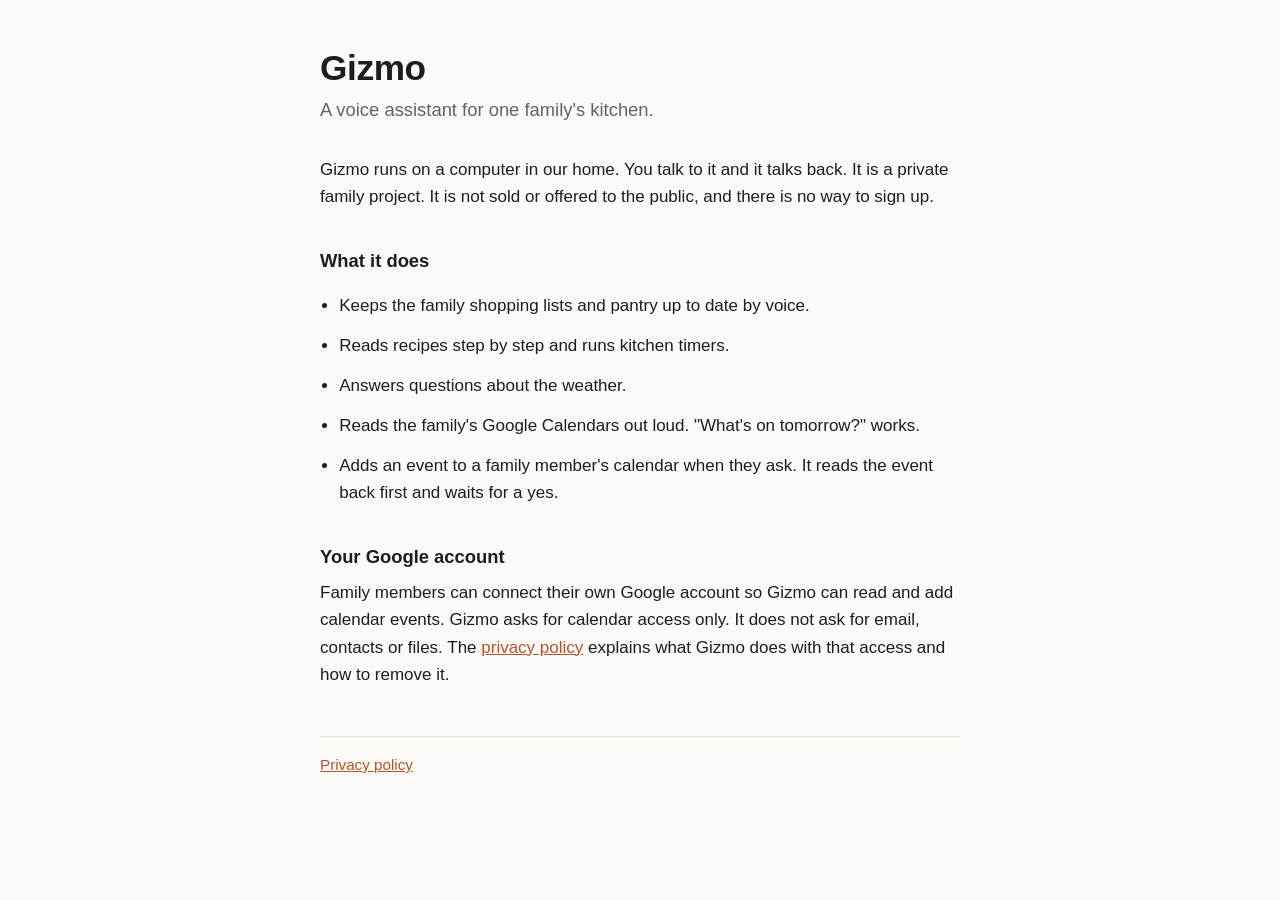
<file: index.html>
<!doctype html>
<html lang="en">
<head>
<meta charset="utf-8">
<meta name="viewport" content="width=device-width, initial-scale=1">
<title>Gizmo</title>
<meta name="description" content="Gizmo is a private voice assistant one family runs on its own computer at home.">
<link rel="stylesheet" href="style.css">
</head>
<body>
<main>
  <h1>Gizmo</h1>
  <p class="lede">A voice assistant for one family's kitchen.</p>

  <p>Gizmo runs on a computer in our home. You talk to it and it talks back. It is a private family project. It is not sold or offered to the public, and there is no way to sign up.</p>

  <h2>What it does</h2>
  <ul>
    <li>Keeps the family shopping lists and pantry up to date by voice.</li>
    <li>Reads recipes step by step and runs kitchen timers.</li>
    <li>Answers questions about the weather.</li>
    <li>Reads the family's Google Calendars out loud. "What's on tomorrow?" works.</li>
    <li>Adds an event to a family member's calendar when they ask. It reads the event back first and waits for a yes.</li>
  </ul>

  <h2>Your Google account</h2>
  <p>Family members can connect their own Google account so Gizmo can read and add calendar events. Gizmo asks for calendar access only. It does not ask for email, contacts or files. The <a href="privacy.html">privacy policy</a> explains what Gizmo does with that access and how to remove it.</p>

  <footer>
    <a href="privacy.html">Privacy policy</a>
  </footer>
</main>
</body>
</html>
</file>
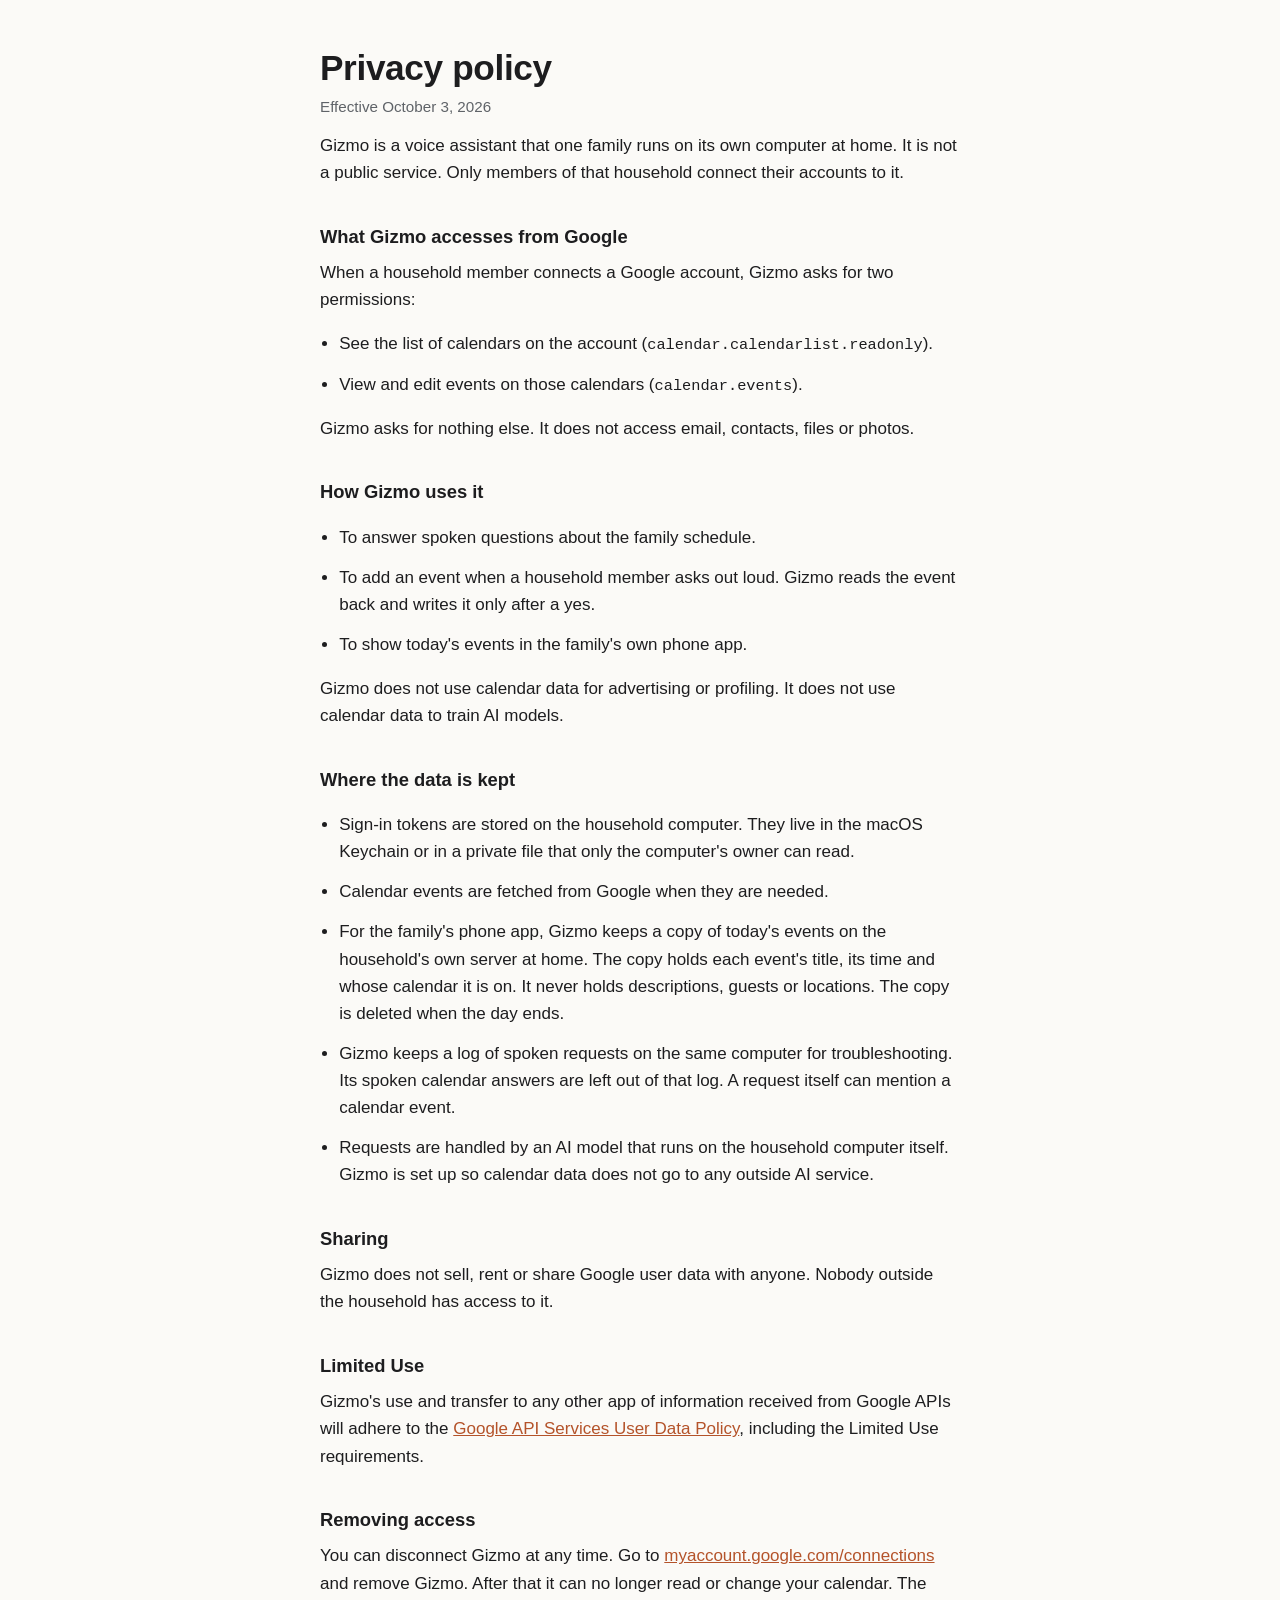
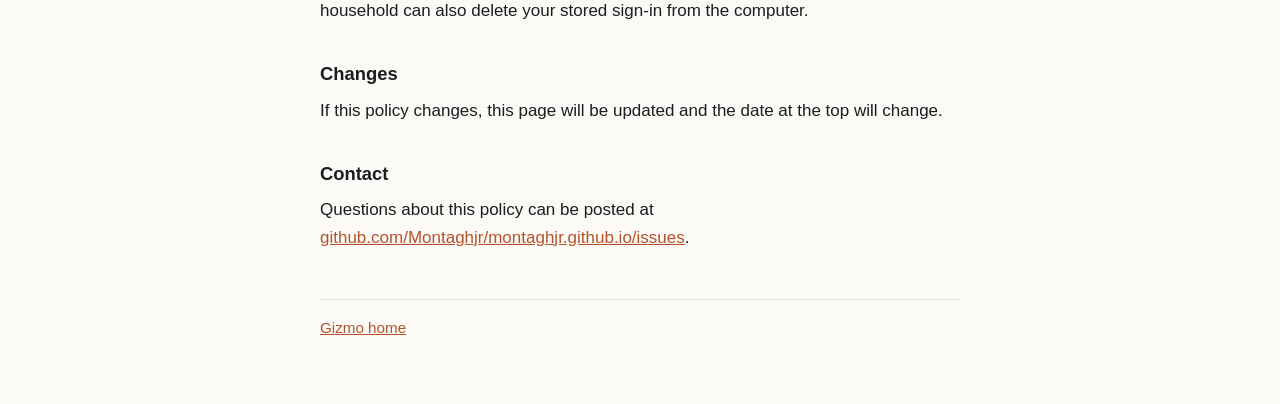
<file: privacy.html>
<!doctype html>
<html lang="en">
<head>
<meta charset="utf-8">
<meta name="viewport" content="width=device-width, initial-scale=1">
<title>Gizmo privacy policy</title>
<meta name="description" content="How Gizmo, a private household voice assistant, uses Google Calendar data.">
<link rel="stylesheet" href="style.css">
</head>
<body>
<main>
  <h1>Privacy policy</h1>
  <p class="date">Effective October 3, 2026</p>

  <p>Gizmo is a voice assistant that one family runs on its own computer at home. It is not a public service. Only members of that household connect their accounts to it.</p>

  <h2>What Gizmo accesses from Google</h2>
  <p>When a household member connects a Google account, Gizmo asks for two permissions:</p>
  <ul>
    <li>See the list of calendars on the account (<code>calendar.calendarlist.readonly</code>).</li>
    <li>View and edit events on those calendars (<code>calendar.events</code>).</li>
  </ul>
  <p>Gizmo asks for nothing else. It does not access email, contacts, files or photos.</p>

  <h2>How Gizmo uses it</h2>
  <ul>
    <li>To answer spoken questions about the family schedule.</li>
    <li>To add an event when a household member asks out loud. Gizmo reads the event back and writes it only after a yes.</li>
    <li>To show today's events in the family's own phone app.</li>
  </ul>
  <p>Gizmo does not use calendar data for advertising or profiling. It does not use calendar data to train AI models.</p>

  <h2>Where the data is kept</h2>
  <ul>
    <li>Sign-in tokens are stored on the household computer. They live in the macOS Keychain or in a private file that only the computer's owner can read.</li>
    <li>Calendar events are fetched from Google when they are needed.</li>
    <li>For the family's phone app, Gizmo keeps a copy of today's events on the household's own server at home. The copy holds each event's title, its time and whose calendar it is on. It never holds descriptions, guests or locations. The copy is deleted when the day ends.</li>
    <li>Gizmo keeps a log of spoken requests on the same computer for troubleshooting. Its spoken calendar answers are left out of that log. A request itself can mention a calendar event.</li>
    <li>Requests are handled by an AI model that runs on the household computer itself. Gizmo is set up so calendar data does not go to any outside AI service.</li>
  </ul>

  <h2>Sharing</h2>
  <p>Gizmo does not sell, rent or share Google user data with anyone. Nobody outside the household has access to it.</p>

  <h2>Limited Use</h2>
  <p>Gizmo's use and transfer to any other app of information received from Google APIs will adhere to the <a href="https://developers.google.com/terms/api-services-user-data-policy">Google API Services User Data Policy</a>, including the Limited Use requirements.</p>

  <h2>Removing access</h2>
  <p>You can disconnect Gizmo at any time. Go to <a href="https://myaccount.google.com/connections">myaccount.google.com/connections</a> and remove Gizmo. After that it can no longer read or change your calendar. The household can also delete your stored sign-in from the computer.</p>

  <h2>Changes</h2>
  <p>If this policy changes, this page will be updated and the date at the top will change.</p>

  <h2>Contact</h2>
  <p>Questions about this policy can be posted at <a href="https://github.com/Montaghjr/montaghjr.github.io/issues">github.com/Montaghjr/montaghjr.github.io/issues</a>.</p>

  <footer>
    <a href="index.html">Gizmo home</a>
  </footer>
</main>
</body>
</html>
</file>
<file: style.css>
:root {
  color-scheme: light dark;
  --ink: #1d1d1f;
  --muted: #5f6368;
  --ground: #fbfaf7;
  --rule: #e3e0d8;
  --accent: #b4532a;
}
@media (prefers-color-scheme: dark) {
  :root { --ink: #ecebe8; --muted: #a3a29e; --ground: #161615; --rule: #2e2d2a; --accent: #e08a5f; }
}
* { box-sizing: border-box; }
body {
  margin: 0;
  padding: 3rem 1.25rem 4rem;
  background: var(--ground);
  color: var(--ink);
  font: 17px/1.6 -apple-system, BlinkMacSystemFont, "Segoe UI", Roboto, Helvetica, Arial, sans-serif;
}
main { max-width: 40rem; margin: 0 auto; }
h1 { font-size: 2.2rem; line-height: 1.15; margin: 0 0 .4rem; letter-spacing: -0.01em; }
h2 { font-size: 1.15rem; margin: 2.2rem 0 .5rem; }
p, li { margin: 0 0 .8rem; }
ul { padding-left: 1.2rem; }
.lede { font-size: 1.15rem; color: var(--muted); margin-bottom: 2rem; }
.date { color: var(--muted); font-size: .95rem; }
a { color: var(--accent); }
code { font-size: .9em; }
footer { margin-top: 3rem; padding-top: 1rem; border-top: 1px solid var(--rule); color: var(--muted); font-size: .95rem; }
</file>
